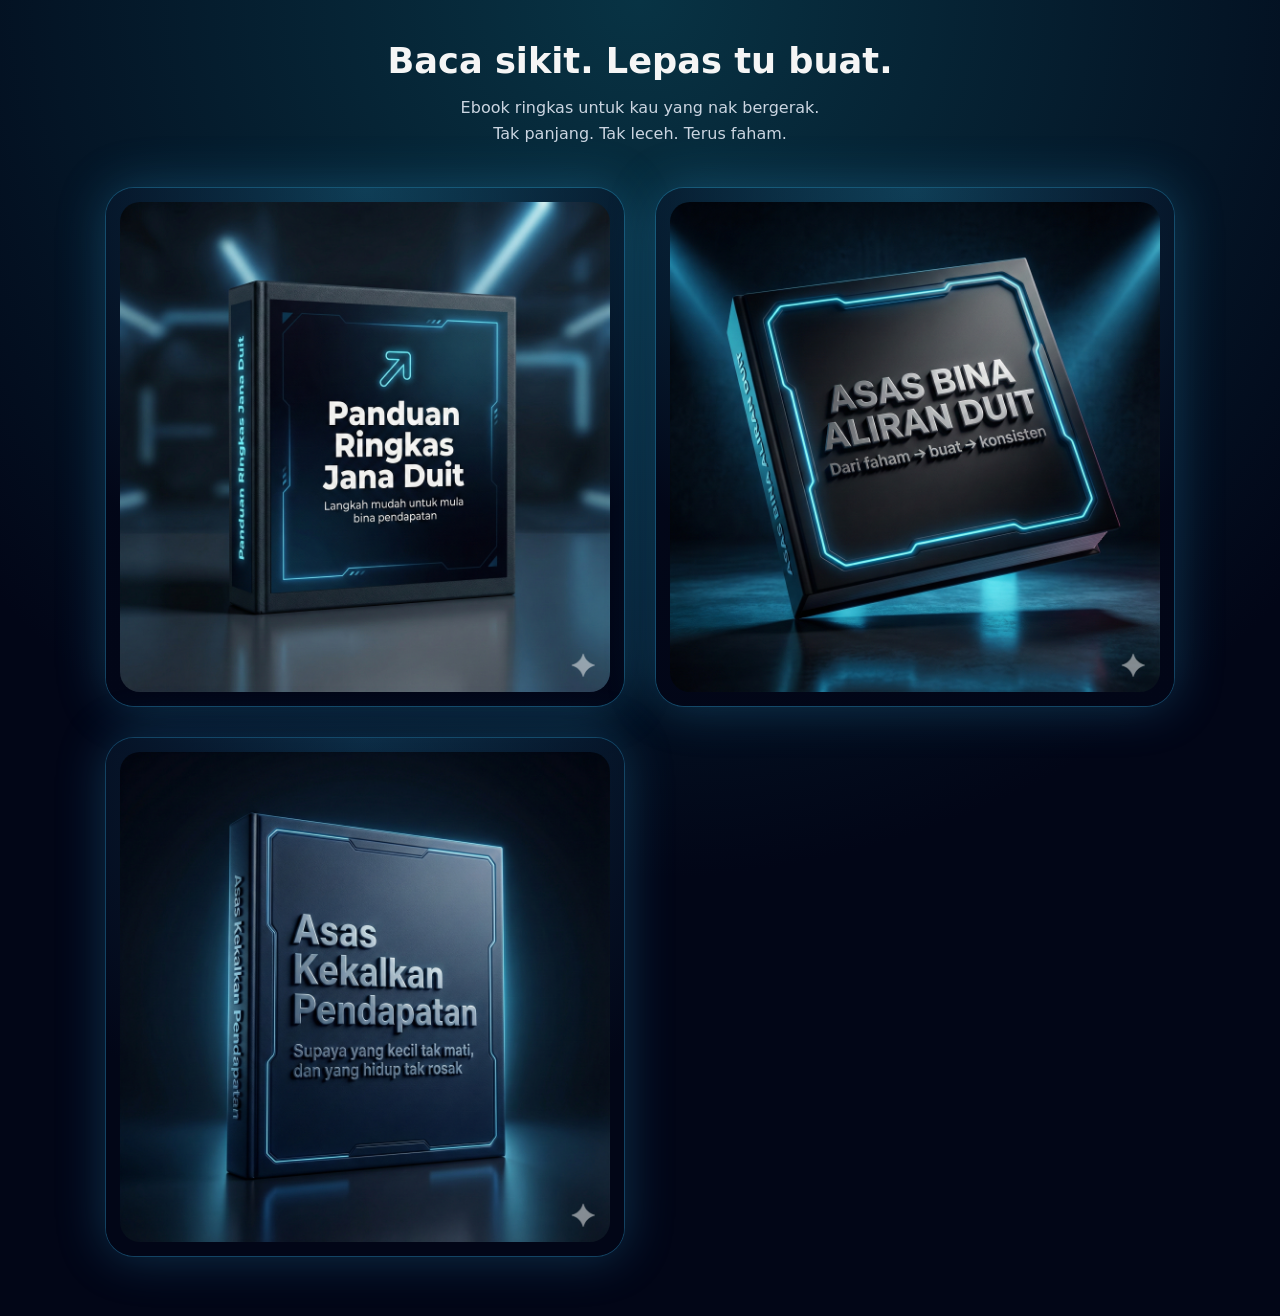
<file: index.html>
<!DOCTYPE html>
<html lang="ms">
<head>
<meta charset="UTF-8">
<meta name="viewport" content="width=device-width, initial-scale=1.0">
<title>Baca sikit. Lepas tu buat.</title>
<link rel="stylesheet" href="style.css">
</head>
<body>

<div class="container">

  <header class="header">
    <h1>Baca sikit. Lepas tu buat.</h1>
    <p>
      Ebook ringkas untuk kau yang nak bergerak.<br>
      Tak panjang. Tak leceh. Terus faham.
    </p>
  </header>

  <!-- AUTO RENDER -->
  <section class="grid" id="ebookGrid"></section>

</div>

<script src="script.js"></script>
</body>
</html>
</file>
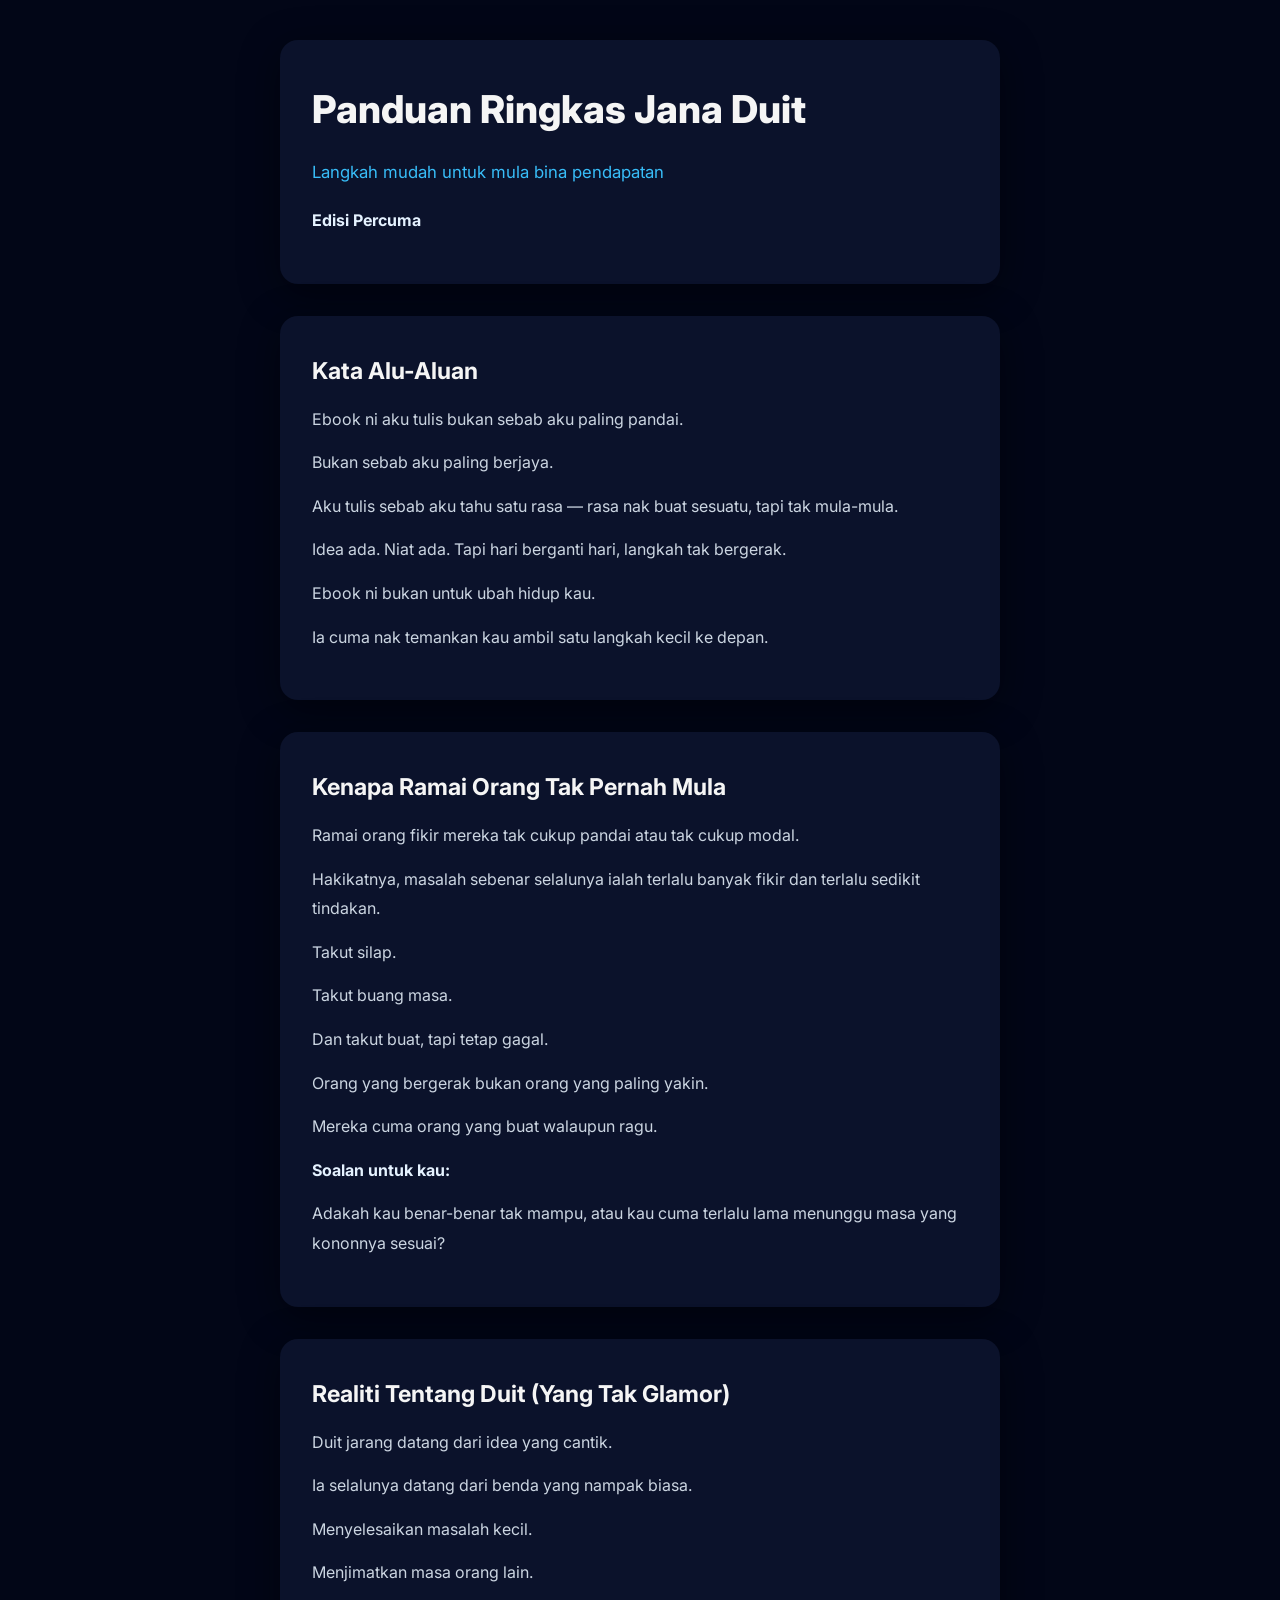
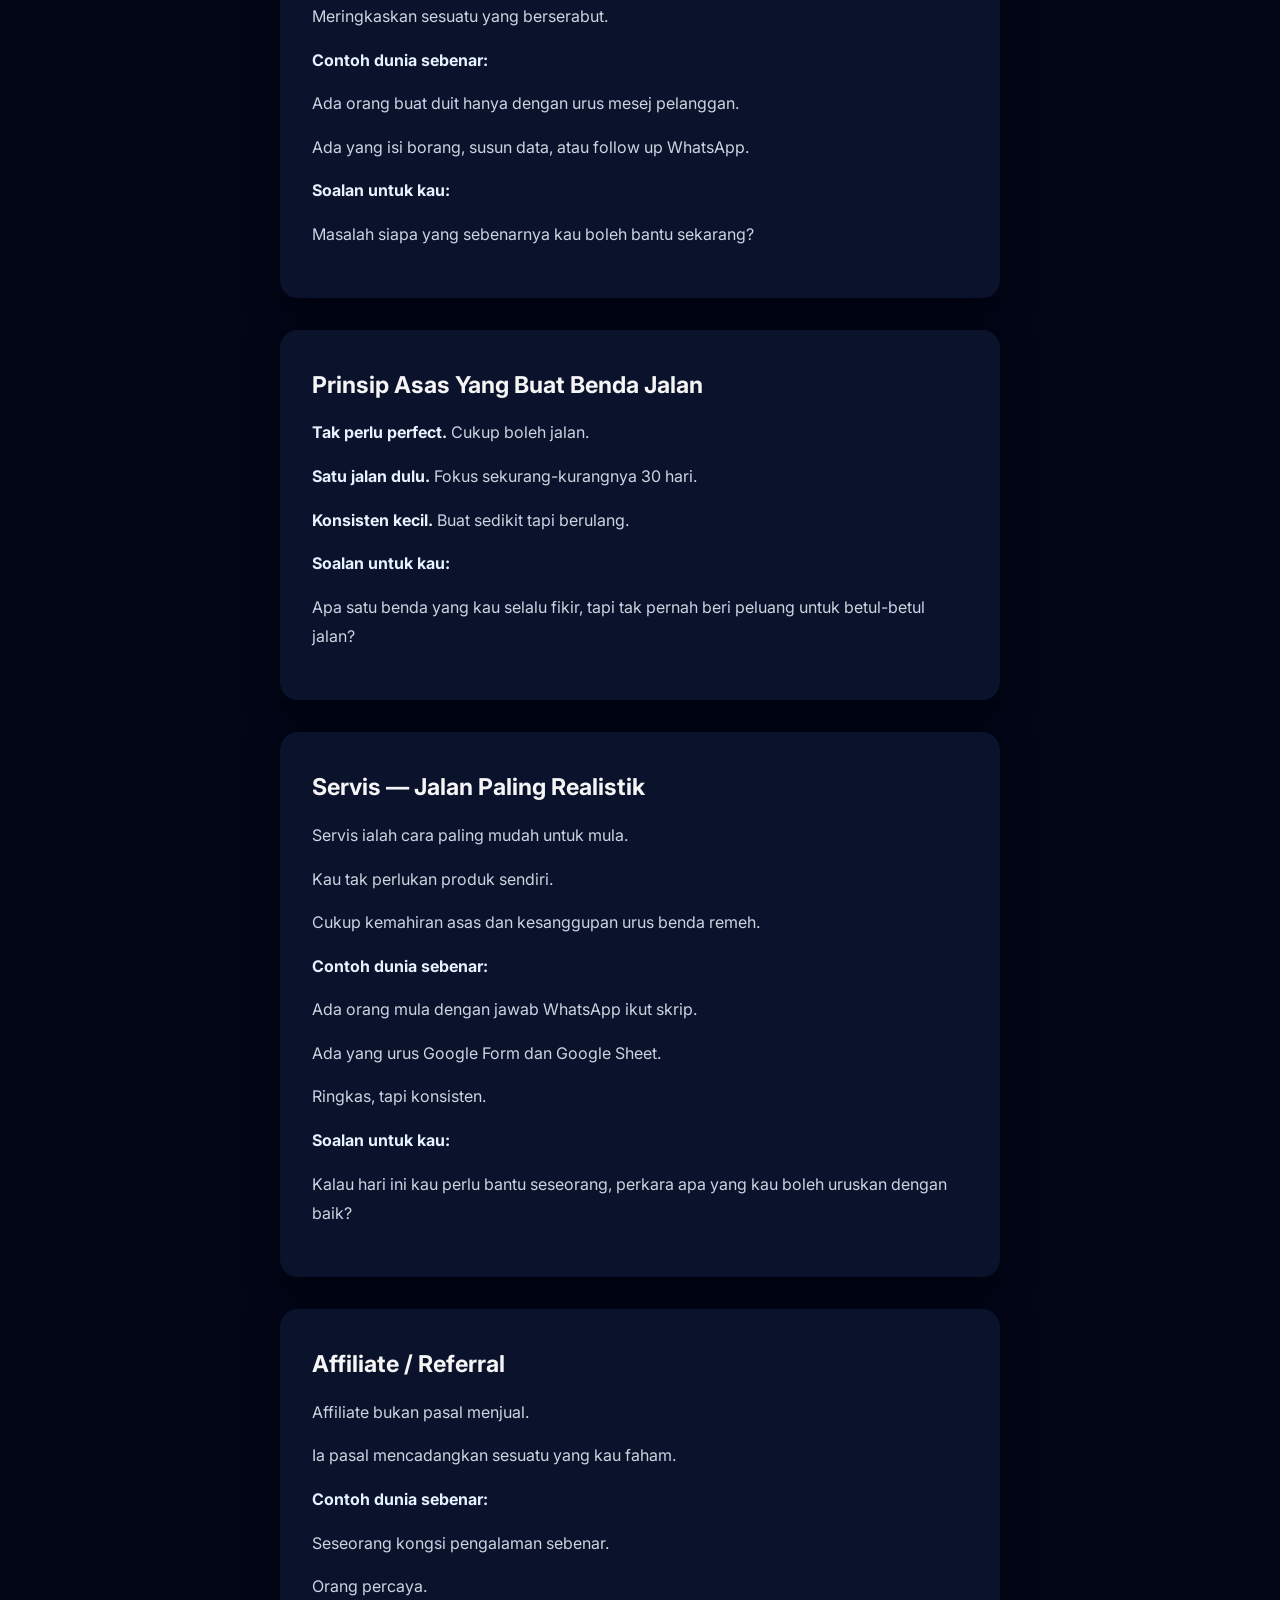
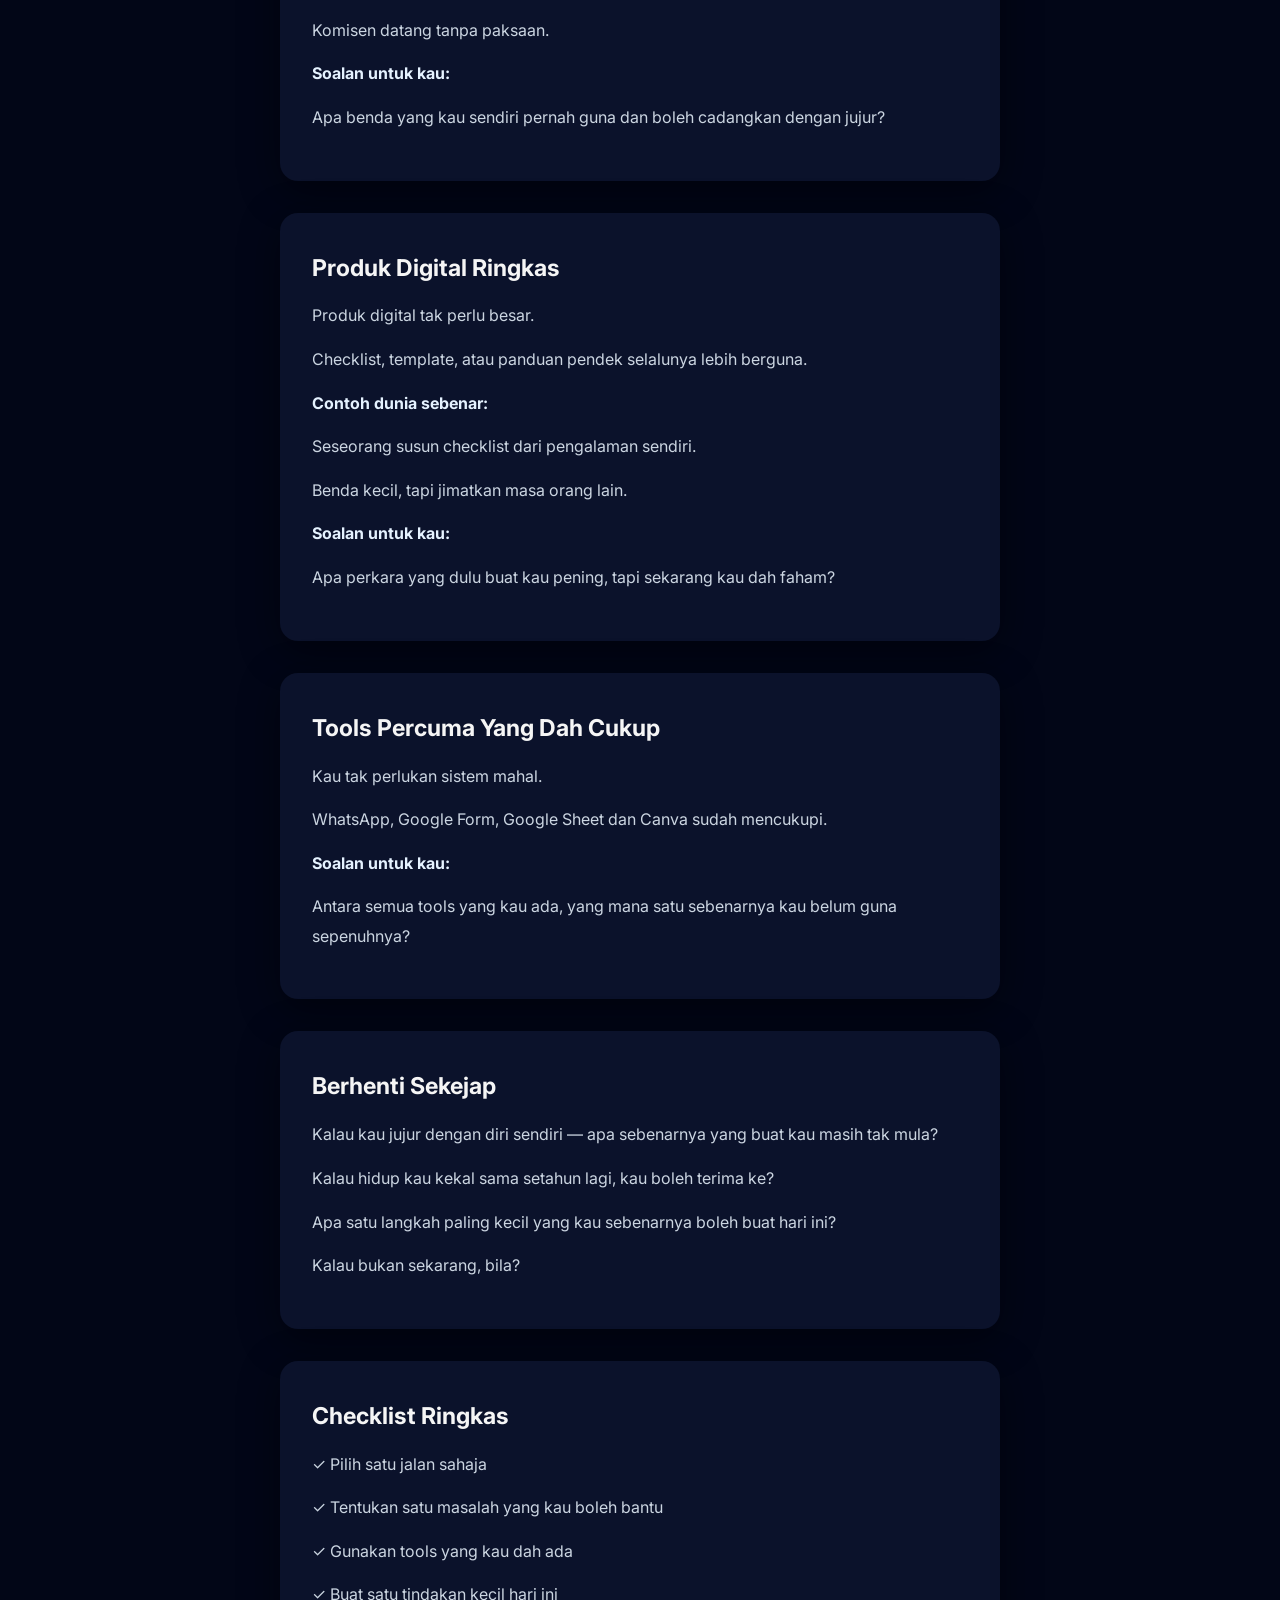
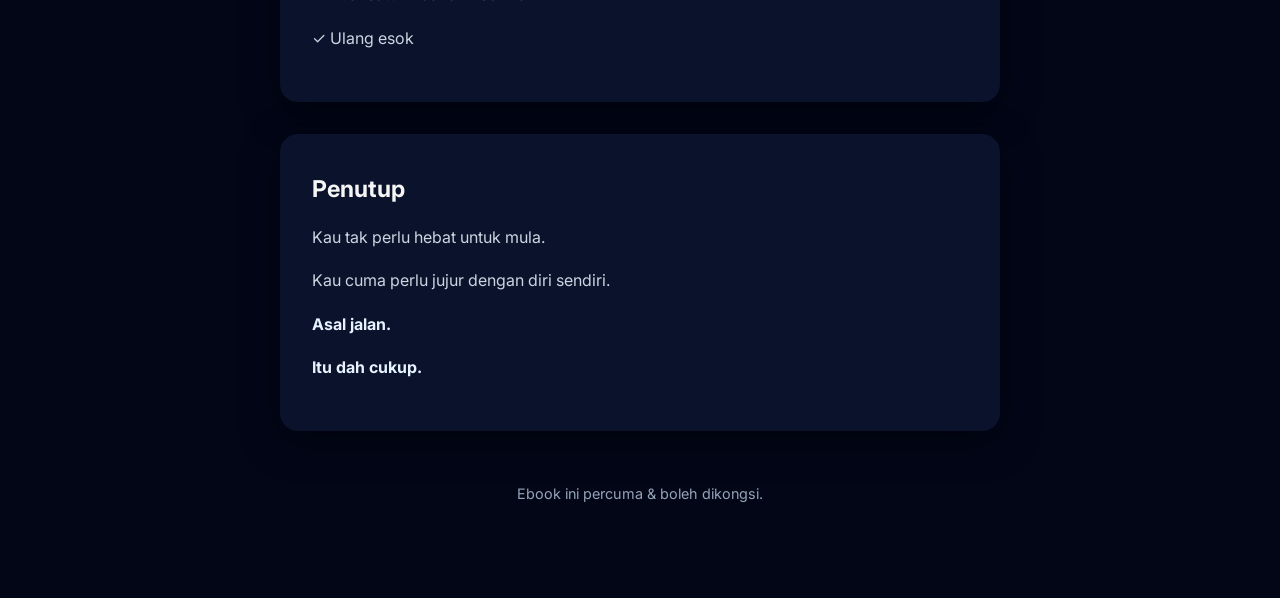
<file: ebooks/ebook-01/index.html>
<!DOCTYPE html>
<html lang="ms">
<head>
<meta charset="UTF-8">
<meta name="viewport" content="width=device-width, initial-scale=1.0">
<title>Panduan Ringkas Jana Duit (Percuma)</title>

<link href="https://fonts.googleapis.com/css2?family=Inter:wght@400;600;800&display=swap" rel="stylesheet">

<style>
:root{
  --bg:#020617;
  --card:#0b122b;
  --text:#f5f5f5;
  --muted:#cbd5e1;
  --accent:#38bdf8;
  --radius:18px;
}

*{box-sizing:border-box;margin:0;padding:0}
body{
  font-family:Inter,Arial,sans-serif;
  background:var(--bg);
  color:var(--text);
  line-height:1.85;
}

.container{
  max-width:760px;
  margin:auto;
  padding:40px 20px 90px;
}

.card{
  background:var(--card);
  border-radius:var(--radius);
  padding:34px 32px;
  margin-bottom:32px;
  box-shadow:0 10px 40px rgba(0,0,0,.45);
}

h1{
  font-size:2.4rem;
  font-weight:800;
  margin-bottom:12px;
}

.subtitle{
  color:var(--accent);
  font-size:1.05rem;
  margin-bottom:18px;
}

h2{
  font-size:1.45rem;
  margin-bottom:12px;
}

p{
  color:var(--muted);
  margin-bottom:14px;
}

strong{color:#e5f2ff}

.footer{
  text-align:center;
  color:#94a3b8;
  font-size:.9rem;
  margin-top:50px;
}
</style>
</head>

<body>
<div class="container">

<!-- COVER -->
<div class="card">
  <h1>Panduan Ringkas Jana Duit</h1>
  <div class="subtitle">Langkah mudah untuk mula bina pendapatan</div>
  <p><strong>Edisi Percuma</strong></p>
</div>

<!-- INTRO -->
<div class="card">
<h2>Kata Alu-Aluan</h2>
<p>Ebook ni aku tulis bukan sebab aku paling pandai.</p>
<p>Bukan sebab aku paling berjaya.</p>
<p>Aku tulis sebab aku tahu satu rasa — rasa nak buat sesuatu, tapi tak mula-mula.</p>
<p>Idea ada. Niat ada. Tapi hari berganti hari, langkah tak bergerak.</p>
<p>Ebook ni bukan untuk ubah hidup kau.</p>
<p>Ia cuma nak temankan kau ambil satu langkah kecil ke depan.</p>
</div>

<!-- BAB 1 -->
<div class="card">
<h2>Kenapa Ramai Orang Tak Pernah Mula</h2>
<p>Ramai orang fikir mereka tak cukup pandai atau tak cukup modal.</p>
<p>Hakikatnya, masalah sebenar selalunya ialah terlalu banyak fikir dan terlalu sedikit tindakan.</p>
<p>Takut silap.</p>
<p>Takut buang masa.</p>
<p>Dan takut buat, tapi tetap gagal.</p>
<p>Orang yang bergerak bukan orang yang paling yakin.</p>
<p>Mereka cuma orang yang buat walaupun ragu.</p>

<p><strong>Soalan untuk kau:</strong></p>
<p>Adakah kau benar-benar tak mampu, atau kau cuma terlalu lama menunggu masa yang kononnya sesuai?</p>
</div>

<!-- BAB 2 -->
<div class="card">
<h2>Realiti Tentang Duit (Yang Tak Glamor)</h2>
<p>Duit jarang datang dari idea yang cantik.</p>
<p>Ia selalunya datang dari benda yang nampak biasa.</p>
<p>Menyelesaikan masalah kecil.</p>
<p>Menjimatkan masa orang lain.</p>
<p>Meringkaskan sesuatu yang berserabut.</p>

<p><strong>Contoh dunia sebenar:</strong></p>
<p>Ada orang buat duit hanya dengan urus mesej pelanggan.</p>
<p>Ada yang isi borang, susun data, atau follow up WhatsApp.</p>

<p><strong>Soalan untuk kau:</strong></p>
<p>Masalah siapa yang sebenarnya kau boleh bantu sekarang?</p>
</div>

<!-- BAB 3 -->
<div class="card">
<h2>Prinsip Asas Yang Buat Benda Jalan</h2>
<p><strong>Tak perlu perfect.</strong> Cukup boleh jalan.</p>
<p><strong>Satu jalan dulu.</strong> Fokus sekurang-kurangnya 30 hari.</p>
<p><strong>Konsisten kecil.</strong> Buat sedikit tapi berulang.</p>

<p><strong>Soalan untuk kau:</strong></p>
<p>Apa satu benda yang kau selalu fikir, tapi tak pernah beri peluang untuk betul-betul jalan?</p>
</div>

<!-- BAB 4 -->
<div class="card">
<h2>Servis — Jalan Paling Realistik</h2>
<p>Servis ialah cara paling mudah untuk mula.</p>
<p>Kau tak perlukan produk sendiri.</p>
<p>Cukup kemahiran asas dan kesanggupan urus benda remeh.</p>

<p><strong>Contoh dunia sebenar:</strong></p>
<p>Ada orang mula dengan jawab WhatsApp ikut skrip.</p>
<p>Ada yang urus Google Form dan Google Sheet.</p>
<p>Ringkas, tapi konsisten.</p>

<p><strong>Soalan untuk kau:</strong></p>
<p>Kalau hari ini kau perlu bantu seseorang, perkara apa yang kau boleh uruskan dengan baik?</p>
</div>

<!-- BAB 5 -->
<div class="card">
<h2>Affiliate / Referral</h2>
<p>Affiliate bukan pasal menjual.</p>
<p>Ia pasal mencadangkan sesuatu yang kau faham.</p>

<p><strong>Contoh dunia sebenar:</strong></p>
<p>Seseorang kongsi pengalaman sebenar.</p>
<p>Orang percaya.</p>
<p>Komisen datang tanpa paksaan.</p>

<p><strong>Soalan untuk kau:</strong></p>
<p>Apa benda yang kau sendiri pernah guna dan boleh cadangkan dengan jujur?</p>
</div>

<!-- BAB 6 -->
<div class="card">
<h2>Produk Digital Ringkas</h2>
<p>Produk digital tak perlu besar.</p>
<p>Checklist, template, atau panduan pendek selalunya lebih berguna.</p>

<p><strong>Contoh dunia sebenar:</strong></p>
<p>Seseorang susun checklist dari pengalaman sendiri.</p>
<p>Benda kecil, tapi jimatkan masa orang lain.</p>

<p><strong>Soalan untuk kau:</strong></p>
<p>Apa perkara yang dulu buat kau pening, tapi sekarang kau dah faham?</p>
</div>

<!-- BAB 7 -->
<div class="card">
<h2>Tools Percuma Yang Dah Cukup</h2>
<p>Kau tak perlukan sistem mahal.</p>
<p>WhatsApp, Google Form, Google Sheet dan Canva sudah mencukupi.</p>

<p><strong>Soalan untuk kau:</strong></p>
<p>Antara semua tools yang kau ada, yang mana satu sebenarnya kau belum guna sepenuhnya?</p>
</div>

<!-- REFLEKSI -->
<div class="card">
<h2>Berhenti Sekejap</h2>
<p>Kalau kau jujur dengan diri sendiri — apa sebenarnya yang buat kau masih tak mula?</p>
<p>Kalau hidup kau kekal sama setahun lagi, kau boleh terima ke?</p>
<p>Apa satu langkah paling kecil yang kau sebenarnya boleh buat hari ini?</p>
<p>Kalau bukan sekarang, bila?</p>
</div>

<!-- CHECKLIST -->
<div class="card">
<h2>Checklist Ringkas</h2>
<p>✓ Pilih satu jalan sahaja</p>
<p>✓ Tentukan satu masalah yang kau boleh bantu</p>
<p>✓ Gunakan tools yang kau dah ada</p>
<p>✓ Buat satu tindakan kecil hari ini</p>
<p>✓ Ulang esok</p>
</div>

<!-- PENUTUP -->
<div class="card">
<h2>Penutup</h2>
<p>Kau tak perlu hebat untuk mula.</p>
<p>Kau cuma perlu jujur dengan diri sendiri.</p>
<p><strong>Asal jalan.</strong></p>
<p><strong>Itu dah cukup.</strong></p>
</div>

<div class="footer">
Ebook ini percuma & boleh dikongsi.
</div>

</div>
</body>
</html>
</file>
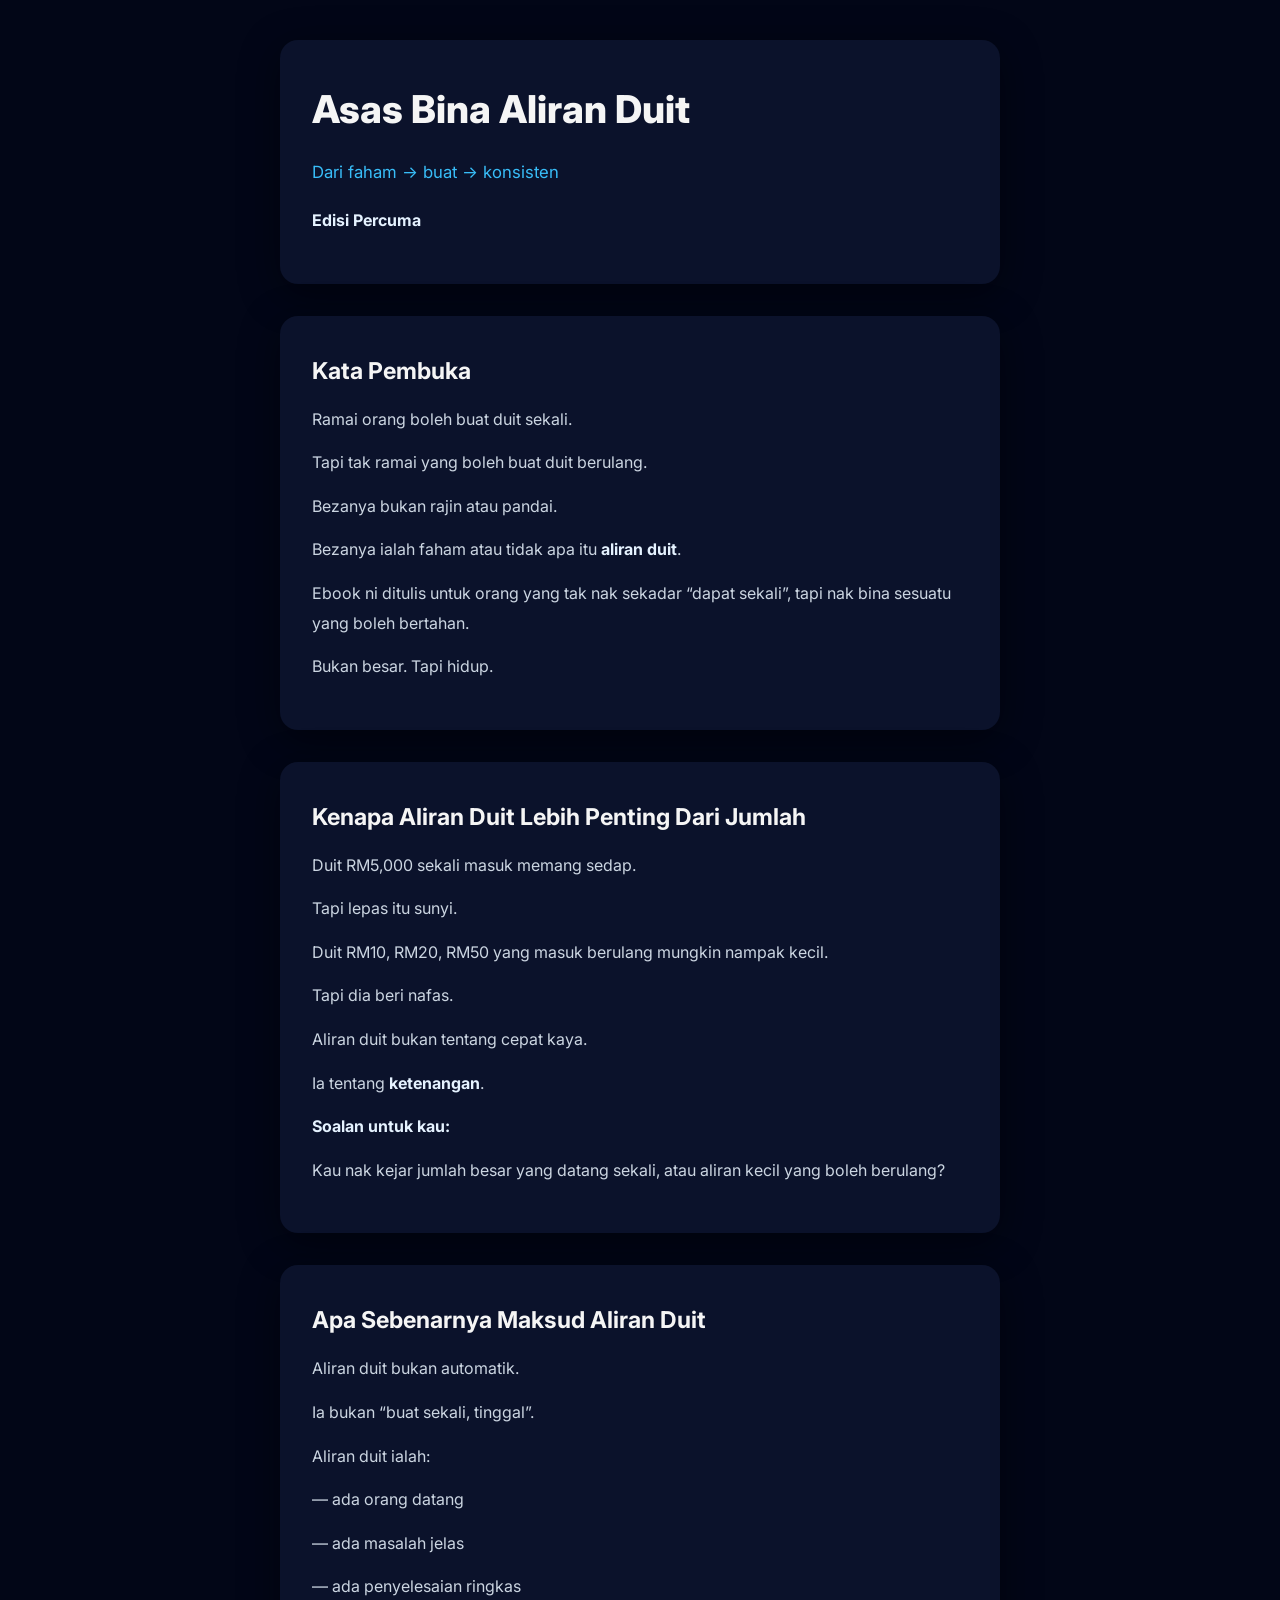
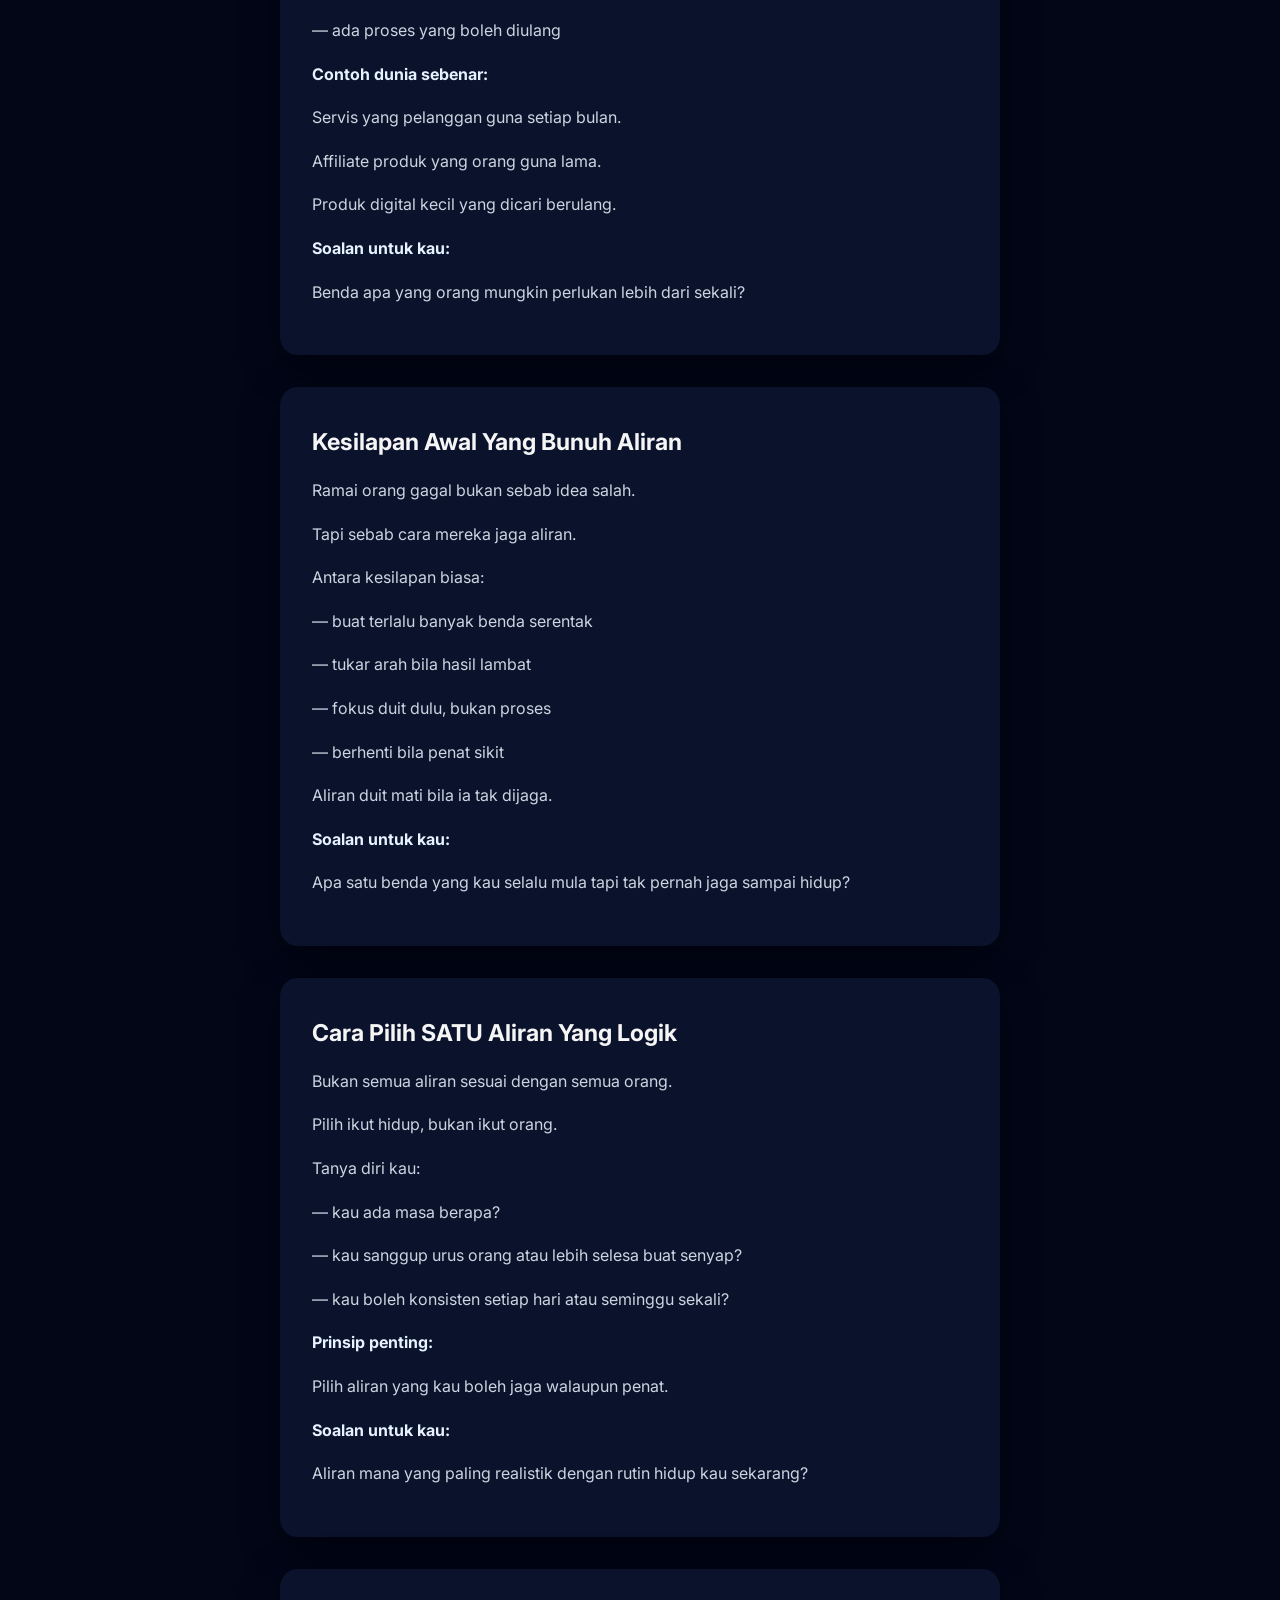
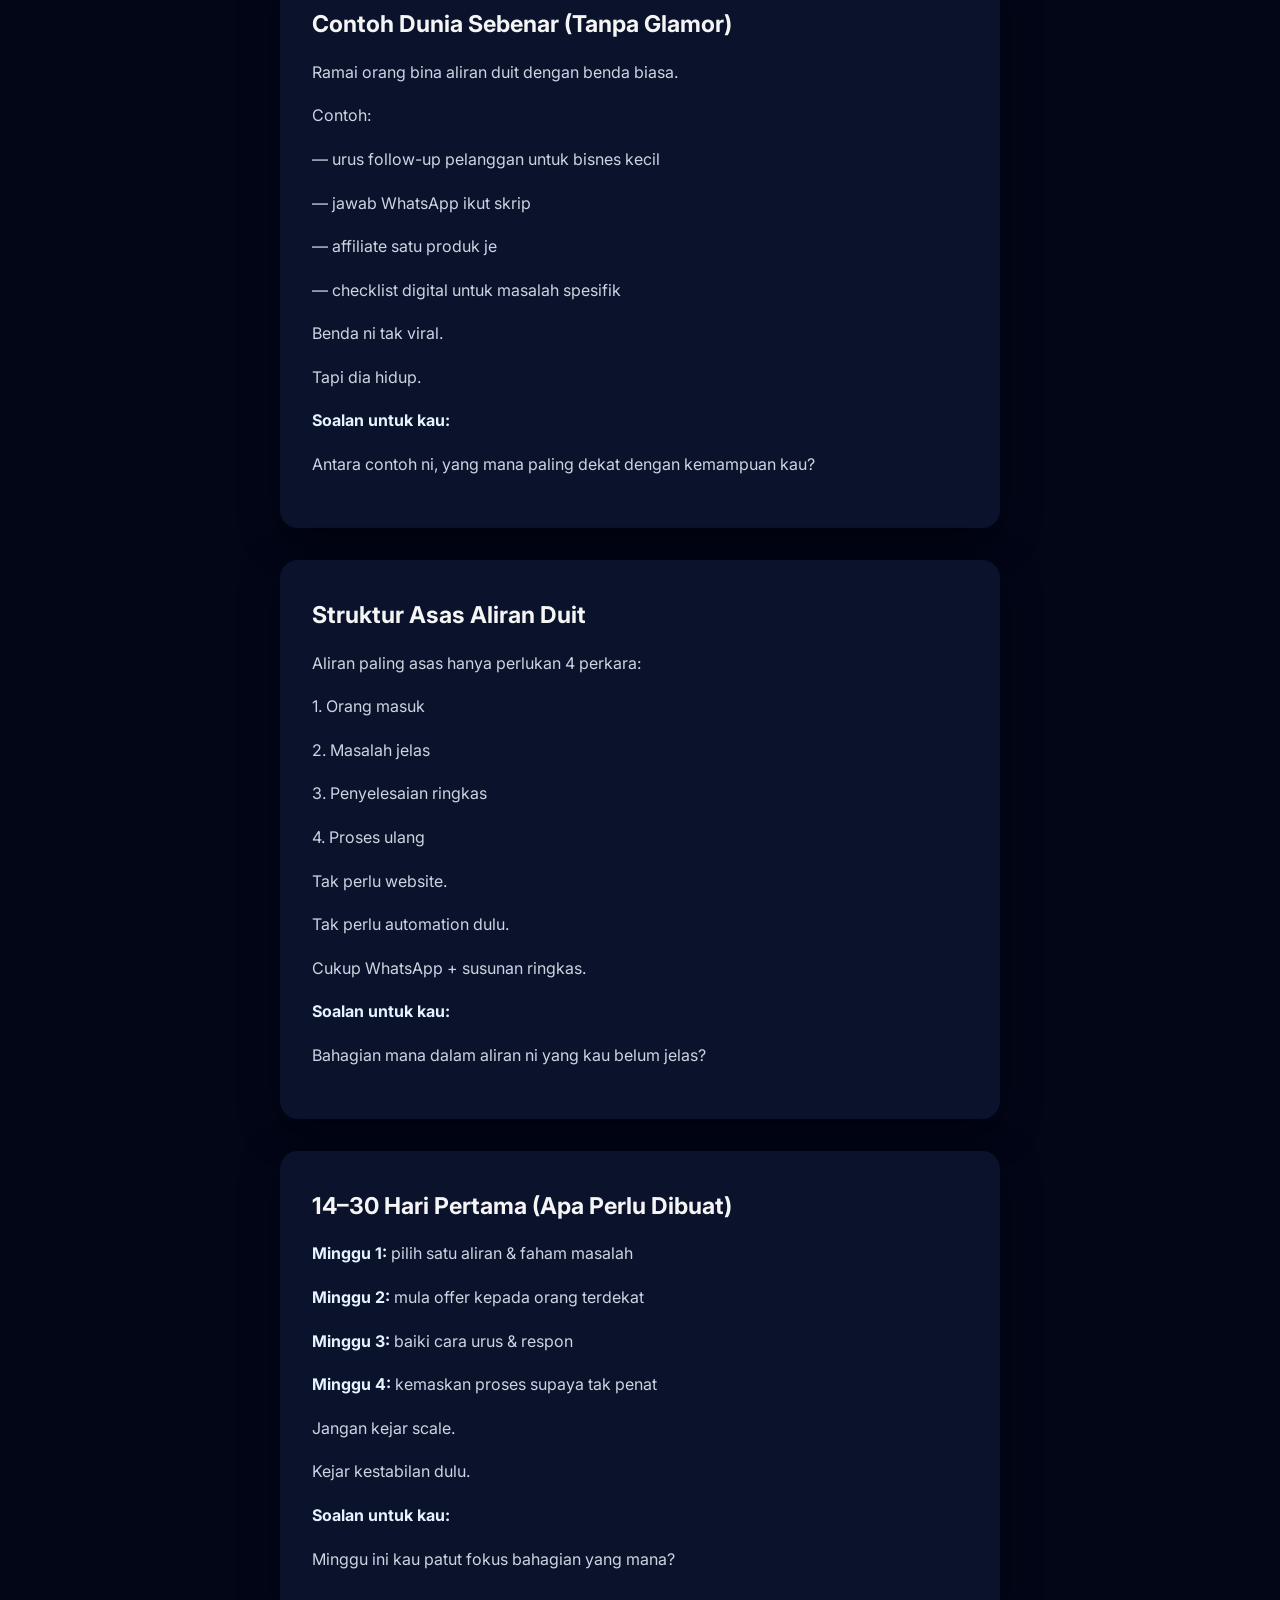
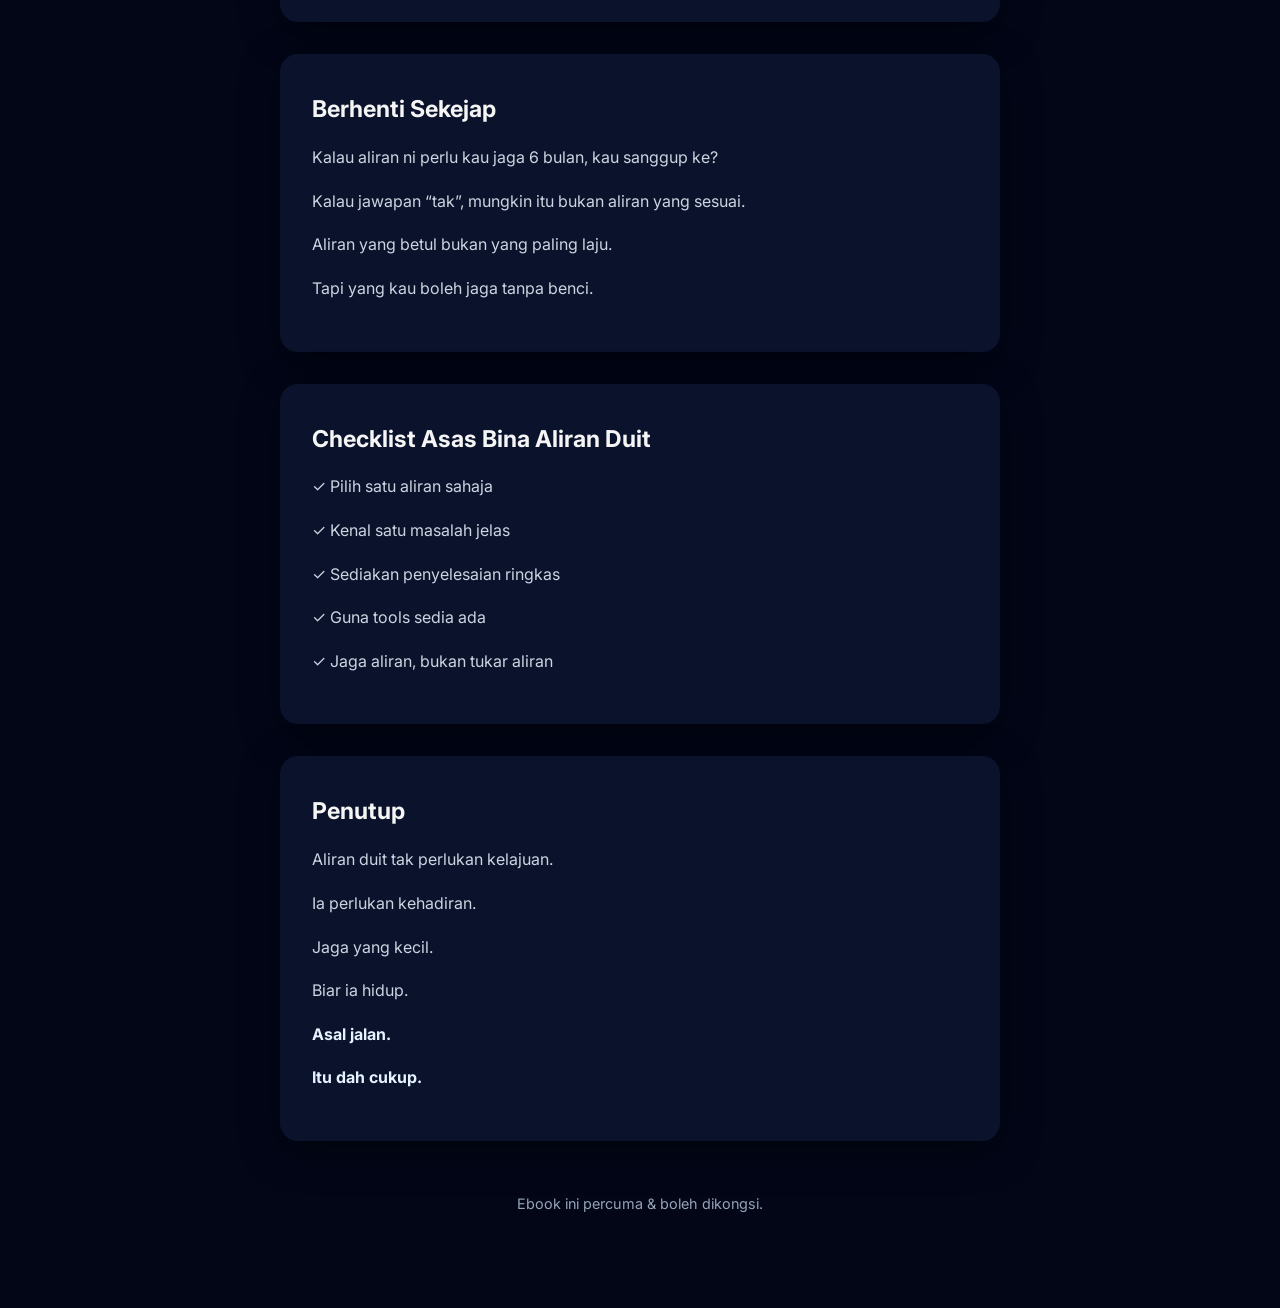
<file: ebooks/ebook-02/index.html>
<!DOCTYPE html>
<html lang="ms">
<head>
<meta charset="UTF-8">
<meta name="viewport" content="width=device-width, initial-scale=1.0">
<title>Asas Bina Aliran Duit (Percuma)</title>

<link href="https://fonts.googleapis.com/css2?family=Inter:wght@400;600;800&display=swap" rel="stylesheet">

<style>
:root{
  --bg:#020617;
  --card:#0b122b;
  --text:#f5f5f5;
  --muted:#cbd5e1;
  --accent:#38bdf8;
  --radius:18px;
}

*{box-sizing:border-box;margin:0;padding:0}
body{
  font-family:Inter,Arial,sans-serif;
  background:var(--bg);
  color:var(--text);
  line-height:1.85;
}

.container{
  max-width:760px;
  margin:auto;
  padding:40px 20px 90px;
}

.card{
  background:var(--card);
  border-radius:var(--radius);
  padding:34px 32px;
  margin-bottom:32px;
  box-shadow:0 10px 40px rgba(0,0,0,.45);
}

h1{
  font-size:2.4rem;
  font-weight:800;
  margin-bottom:12px;
}

.subtitle{
  color:var(--accent);
  font-size:1.05rem;
  margin-bottom:18px;
}

h2{
  font-size:1.45rem;
  margin-bottom:12px;
}

p{
  color:var(--muted);
  margin-bottom:14px;
}

strong{color:#e5f2ff}

.footer{
  text-align:center;
  color:#94a3b8;
  font-size:.9rem;
  margin-top:50px;
}
</style>
</head>

<body>
<div class="container">

<!-- COVER -->
<div class="card">
  <h1>Asas Bina Aliran Duit</h1>
  <div class="subtitle">Dari faham → buat → konsisten</div>
  <p><strong>Edisi Percuma</strong></p>
</div>

<!-- INTRO -->
<div class="card">
<h2>Kata Pembuka</h2>
<p>Ramai orang boleh buat duit sekali.</p>
<p>Tapi tak ramai yang boleh buat duit berulang.</p>
<p>Bezanya bukan rajin atau pandai.</p>
<p>Bezanya ialah faham atau tidak apa itu <strong>aliran duit</strong>.</p>
<p>Ebook ni ditulis untuk orang yang tak nak sekadar “dapat sekali”, tapi nak bina sesuatu yang boleh bertahan.</p>
<p>Bukan besar. Tapi hidup.</p>
</div>

<!-- BAB 1 -->
<div class="card">
<h2>Kenapa Aliran Duit Lebih Penting Dari Jumlah</h2>
<p>Duit RM5,000 sekali masuk memang sedap.</p>
<p>Tapi lepas itu sunyi.</p>
<p>Duit RM10, RM20, RM50 yang masuk berulang mungkin nampak kecil.</p>
<p>Tapi dia beri nafas.</p>
<p>Aliran duit bukan tentang cepat kaya.</p>
<p>Ia tentang <strong>ketenangan</strong>.</p>

<p><strong>Soalan untuk kau:</strong></p>
<p>Kau nak kejar jumlah besar yang datang sekali, atau aliran kecil yang boleh berulang?</p>
</div>

<!-- BAB 2 -->
<div class="card">
<h2>Apa Sebenarnya Maksud Aliran Duit</h2>
<p>Aliran duit bukan automatik.</p>
<p>Ia bukan “buat sekali, tinggal”.</p>
<p>Aliran duit ialah:</p>
<p>— ada orang datang</p>
<p>— ada masalah jelas</p>
<p>— ada penyelesaian ringkas</p>
<p>— ada proses yang boleh diulang</p>

<p><strong>Contoh dunia sebenar:</strong></p>
<p>Servis yang pelanggan guna setiap bulan.</p>
<p>Affiliate produk yang orang guna lama.</p>
<p>Produk digital kecil yang dicari berulang.</p>

<p><strong>Soalan untuk kau:</strong></p>
<p>Benda apa yang orang mungkin perlukan lebih dari sekali?</p>
</div>

<!-- BAB 3 -->
<div class="card">
<h2>Kesilapan Awal Yang Bunuh Aliran</h2>
<p>Ramai orang gagal bukan sebab idea salah.</p>
<p>Tapi sebab cara mereka jaga aliran.</p>

<p>Antara kesilapan biasa:</p>
<p>— buat terlalu banyak benda serentak</p>
<p>— tukar arah bila hasil lambat</p>
<p>— fokus duit dulu, bukan proses</p>
<p>— berhenti bila penat sikit</p>

<p>Aliran duit mati bila ia tak dijaga.</p>

<p><strong>Soalan untuk kau:</strong></p>
<p>Apa satu benda yang kau selalu mula tapi tak pernah jaga sampai hidup?</p>
</div>

<!-- BAB 4 -->
<div class="card">
<h2>Cara Pilih SATU Aliran Yang Logik</h2>
<p>Bukan semua aliran sesuai dengan semua orang.</p>
<p>Pilih ikut hidup, bukan ikut orang.</p>

<p>Tanya diri kau:</p>
<p>— kau ada masa berapa?</p>
<p>— kau sanggup urus orang atau lebih selesa buat senyap?</p>
<p>— kau boleh konsisten setiap hari atau seminggu sekali?</p>

<p><strong>Prinsip penting:</strong></p>
<p>Pilih aliran yang kau boleh jaga walaupun penat.</p>

<p><strong>Soalan untuk kau:</strong></p>
<p>Aliran mana yang paling realistik dengan rutin hidup kau sekarang?</p>
</div>

<!-- BAB 5 -->
<div class="card">
<h2>Contoh Dunia Sebenar (Tanpa Glamor)</h2>
<p>Ramai orang bina aliran duit dengan benda biasa.</p>

<p>Contoh:</p>
<p>— urus follow-up pelanggan untuk bisnes kecil</p>
<p>— jawab WhatsApp ikut skrip</p>
<p>— affiliate satu produk je</p>
<p>— checklist digital untuk masalah spesifik</p>

<p>Benda ni tak viral.</p>
<p>Tapi dia hidup.</p>

<p><strong>Soalan untuk kau:</strong></p>
<p>Antara contoh ni, yang mana paling dekat dengan kemampuan kau?</p>
</div>

<!-- BAB 6 -->
<div class="card">
<h2>Struktur Asas Aliran Duit</h2>
<p>Aliran paling asas hanya perlukan 4 perkara:</p>
<p>1. Orang masuk</p>
<p>2. Masalah jelas</p>
<p>3. Penyelesaian ringkas</p>
<p>4. Proses ulang</p>

<p>Tak perlu website.</p>
<p>Tak perlu automation dulu.</p>
<p>Cukup WhatsApp + susunan ringkas.</p>

<p><strong>Soalan untuk kau:</strong></p>
<p>Bahagian mana dalam aliran ni yang kau belum jelas?</p>
</div>

<!-- BAB 7 -->
<div class="card">
<h2>14–30 Hari Pertama (Apa Perlu Dibuat)</h2>
<p><strong>Minggu 1:</strong> pilih satu aliran & faham masalah</p>
<p><strong>Minggu 2:</strong> mula offer kepada orang terdekat</p>
<p><strong>Minggu 3:</strong> baiki cara urus & respon</p>
<p><strong>Minggu 4:</strong> kemaskan proses supaya tak penat</p>

<p>Jangan kejar scale.</p>
<p>Kejar kestabilan dulu.</p>

<p><strong>Soalan untuk kau:</strong></p>
<p>Minggu ini kau patut fokus bahagian yang mana?</p>
</div>

<!-- REFLEKSI -->
<div class="card">
<h2>Berhenti Sekejap</h2>
<p>Kalau aliran ni perlu kau jaga 6 bulan, kau sanggup ke?</p>
<p>Kalau jawapan “tak”, mungkin itu bukan aliran yang sesuai.</p>
<p>Aliran yang betul bukan yang paling laju.</p>
<p>Tapi yang kau boleh jaga tanpa benci.</p>
</div>

<!-- CHECKLIST -->
<div class="card">
<h2>Checklist Asas Bina Aliran Duit</h2>
<p>✓ Pilih satu aliran sahaja</p>
<p>✓ Kenal satu masalah jelas</p>
<p>✓ Sediakan penyelesaian ringkas</p>
<p>✓ Guna tools sedia ada</p>
<p>✓ Jaga aliran, bukan tukar aliran</p>
</div>

<!-- PENUTUP -->
<div class="card">
<h2>Penutup</h2>
<p>Aliran duit tak perlukan kelajuan.</p>
<p>Ia perlukan kehadiran.</p>
<p>Jaga yang kecil.</p>
<p>Biar ia hidup.</p>
<p><strong>Asal jalan.</strong></p>
<p><strong>Itu dah cukup.</strong></p>
</div>

<div class="footer">
Ebook ini percuma & boleh dikongsi.
</div>

</div>
</body>
</html>
</file>
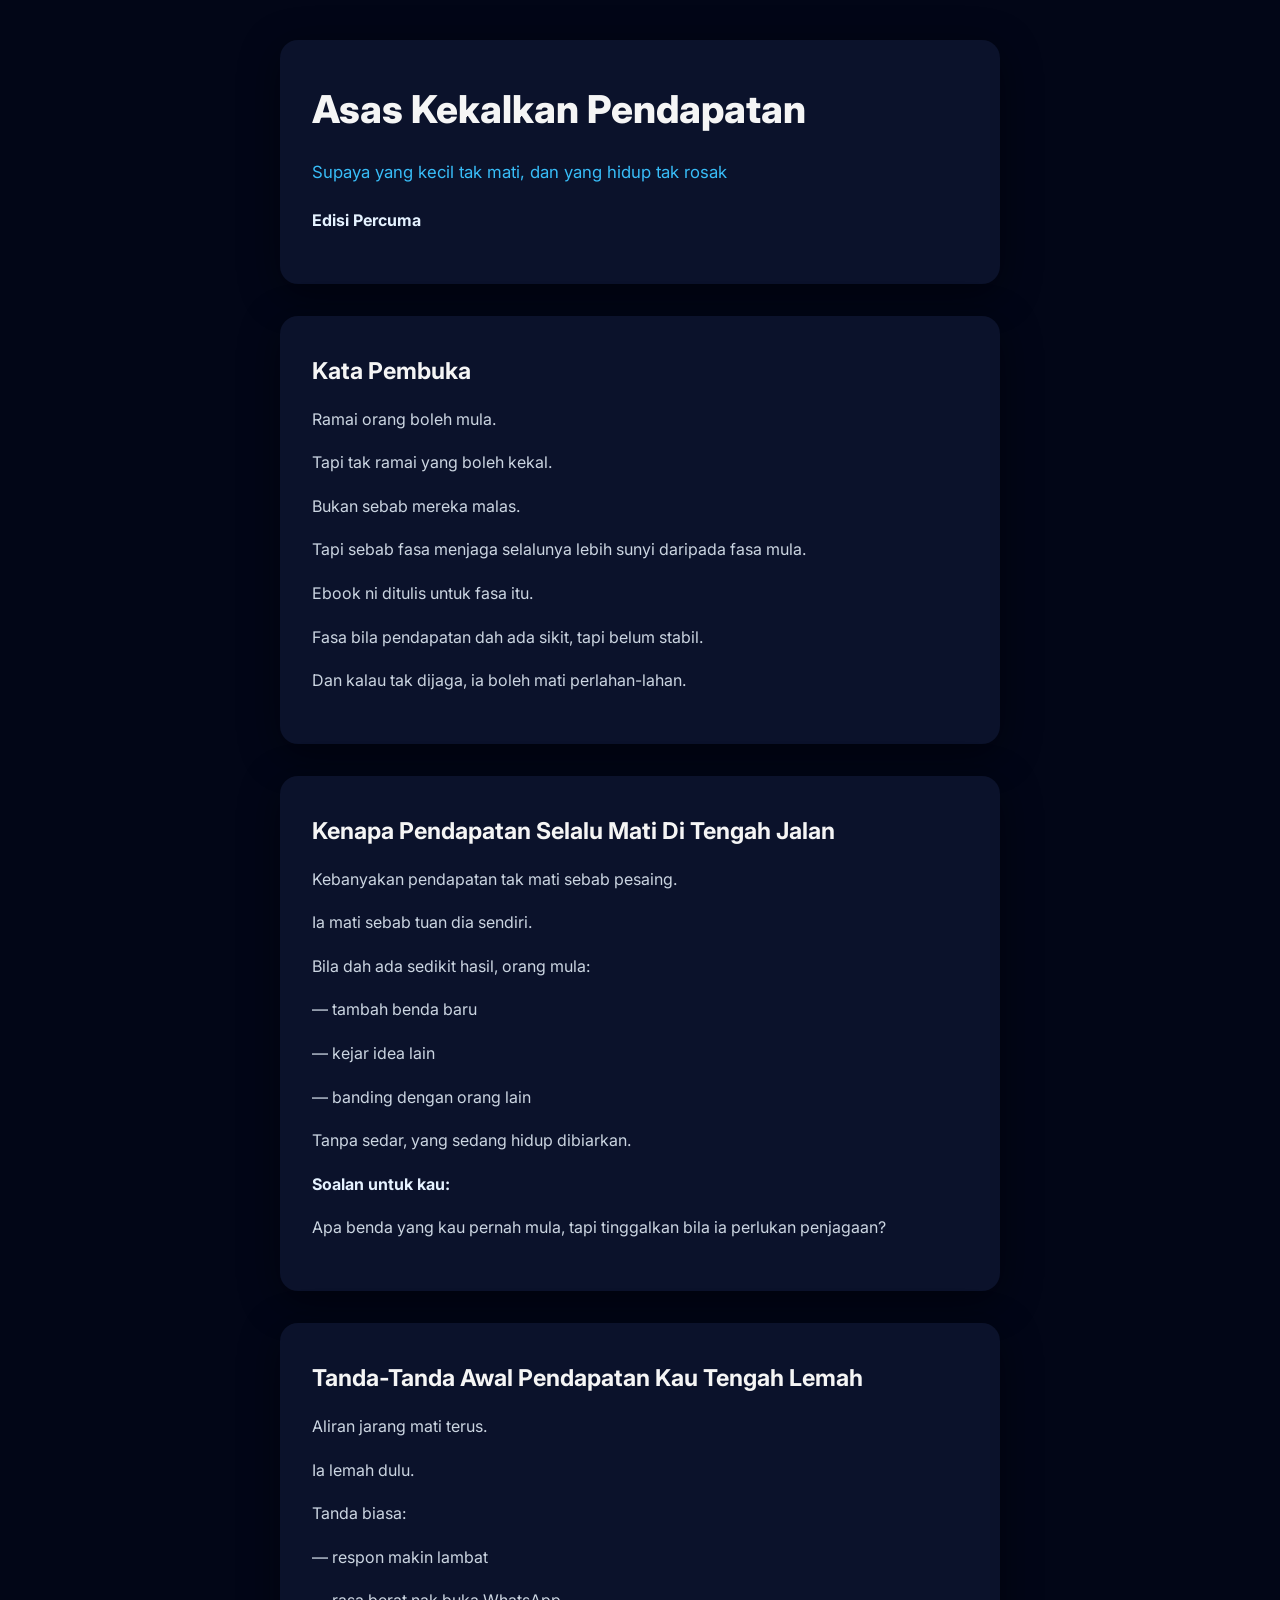
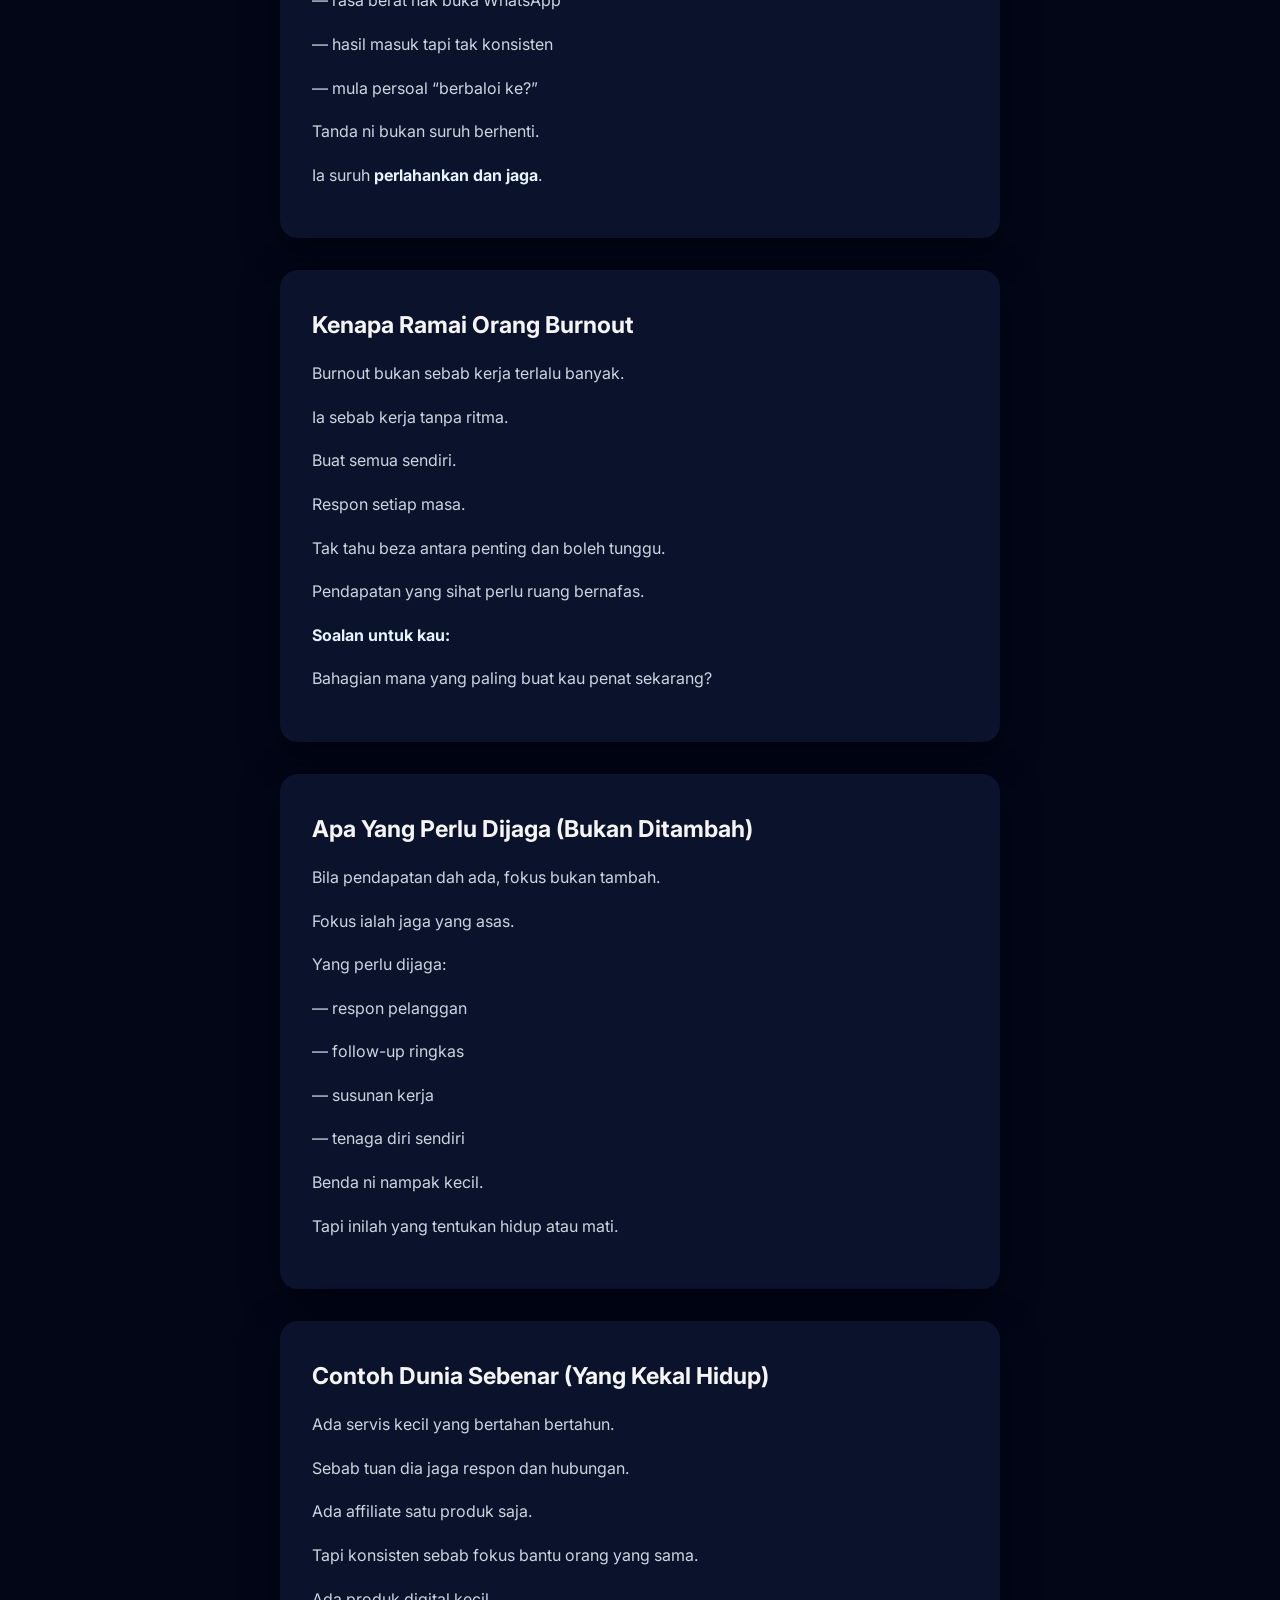
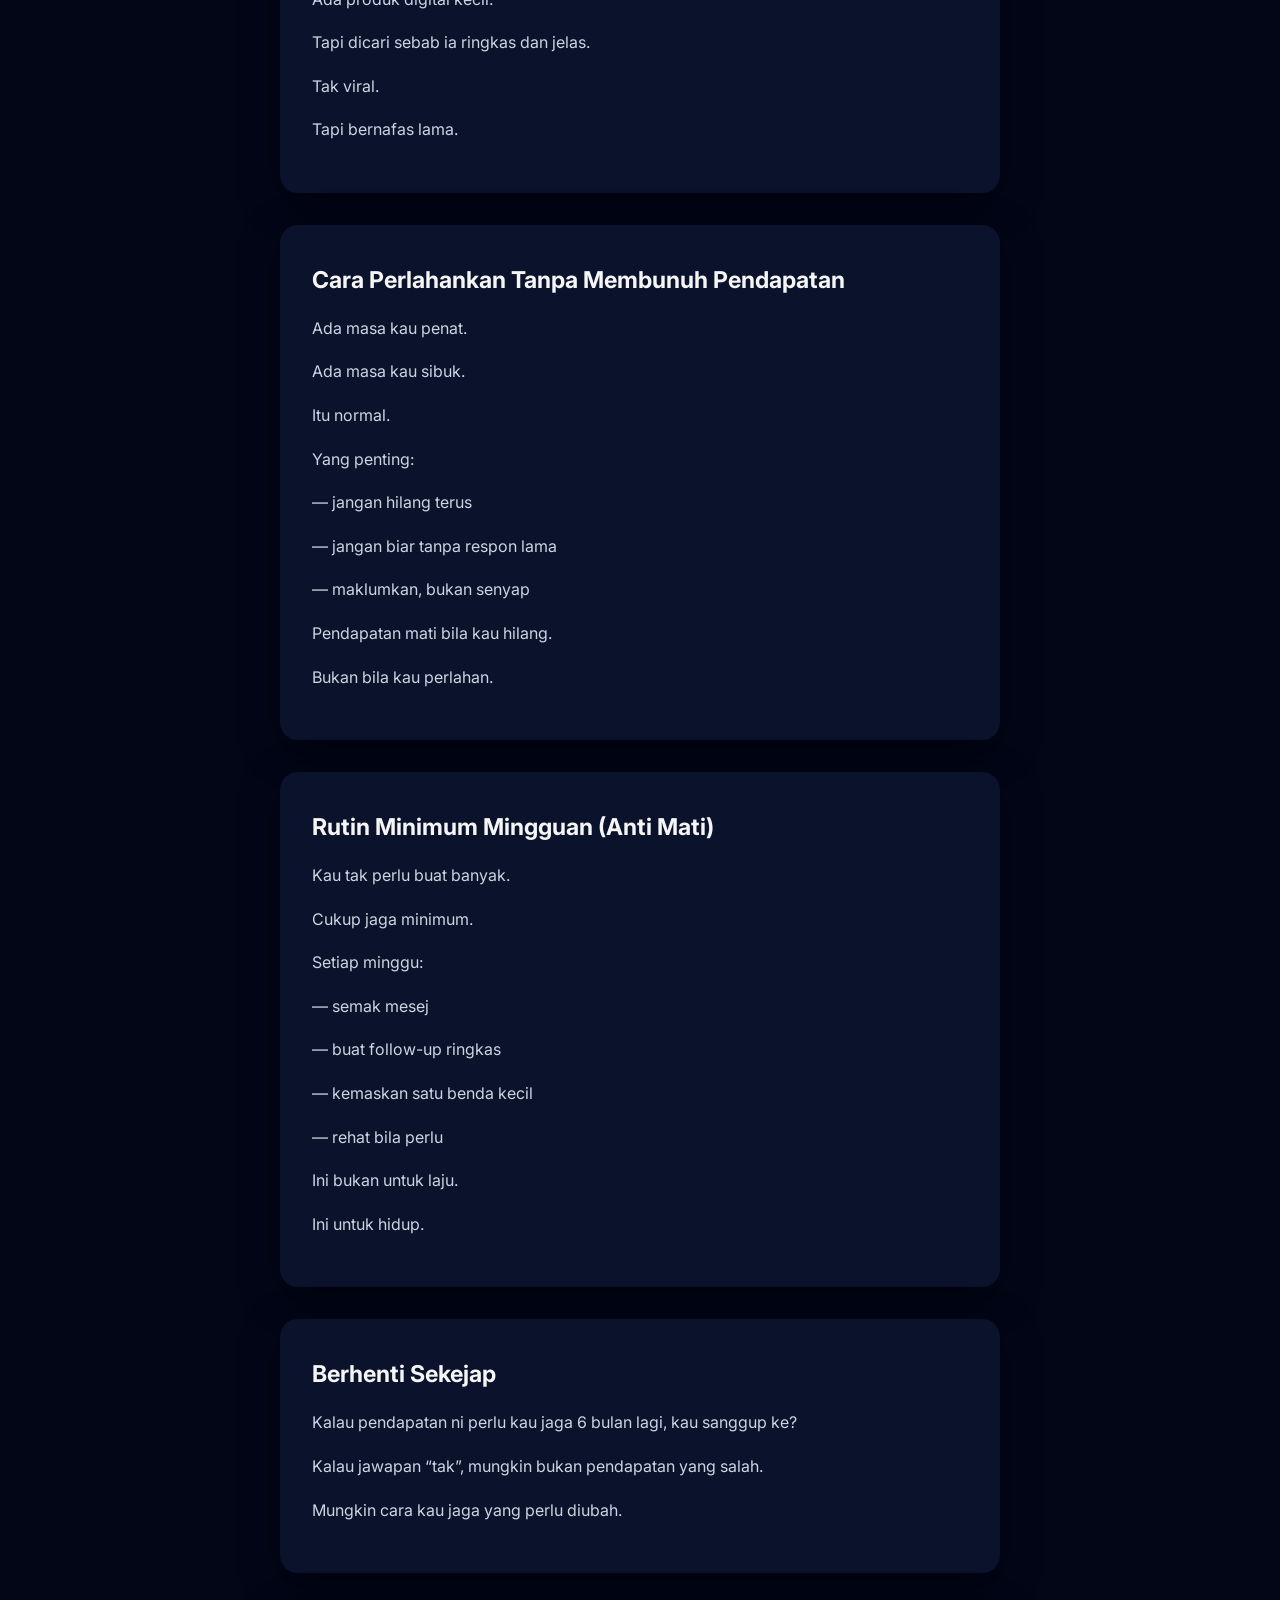
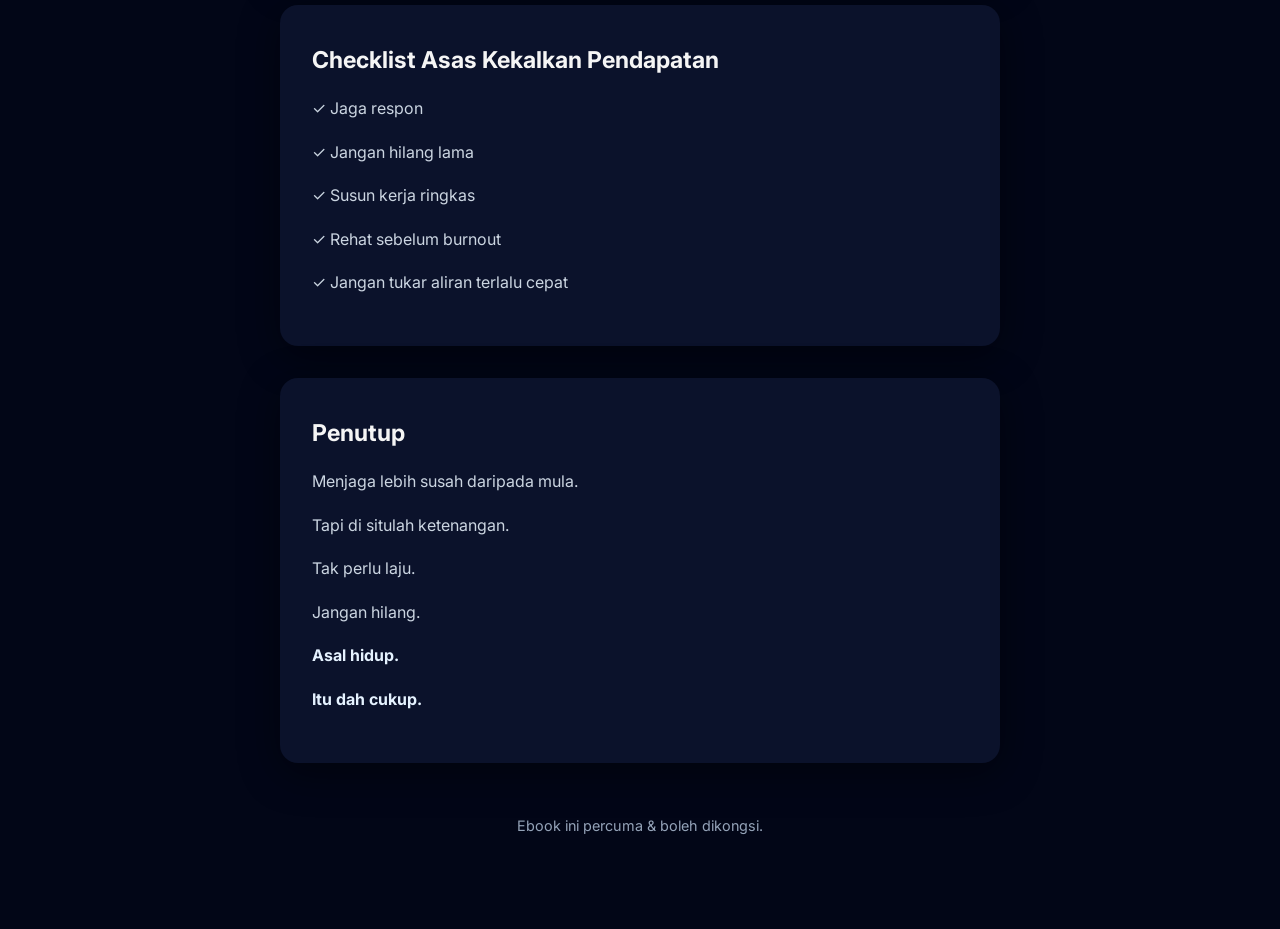
<file: ebooks/ebook-03/index.html>
<!DOCTYPE html>
<html lang="ms">
<head>
<meta charset="UTF-8">
<meta name="viewport" content="width=device-width, initial-scale=1.0">
<title>Asas Kekalkan Pendapatan (Percuma)</title>

<link href="https://fonts.googleapis.com/css2?family=Inter:wght@400;600;800&display=swap" rel="stylesheet">

<style>
:root{
  --bg:#020617;
  --card:#0b122b;
  --text:#f5f5f5;
  --muted:#cbd5e1;
  --accent:#38bdf8;
  --radius:18px;
}

*{box-sizing:border-box;margin:0;padding:0}
body{
  font-family:Inter,Arial,sans-serif;
  background:var(--bg);
  color:var(--text);
  line-height:1.85;
}

.container{
  max-width:760px;
  margin:auto;
  padding:40px 20px 90px;
}

.card{
  background:var(--card);
  border-radius:var(--radius);
  padding:34px 32px;
  margin-bottom:32px;
  box-shadow:0 10px 40px rgba(0,0,0,.45);
}

h1{
  font-size:2.4rem;
  font-weight:800;
  margin-bottom:12px;
}

.subtitle{
  color:var(--accent);
  font-size:1.05rem;
  margin-bottom:18px;
}

h2{
  font-size:1.45rem;
  margin-bottom:12px;
}

p{
  color:var(--muted);
  margin-bottom:14px;
}

strong{color:#e5f2ff}

.footer{
  text-align:center;
  color:#94a3b8;
  font-size:.9rem;
  margin-top:50px;
}
</style>
</head>

<body>
<div class="container">

<!-- COVER -->
<div class="card">
  <h1>Asas Kekalkan Pendapatan</h1>
  <div class="subtitle">Supaya yang kecil tak mati, dan yang hidup tak rosak</div>
  <p><strong>Edisi Percuma</strong></p>
</div>

<!-- INTRO -->
<div class="card">
<h2>Kata Pembuka</h2>
<p>Ramai orang boleh mula.</p>
<p>Tapi tak ramai yang boleh kekal.</p>
<p>Bukan sebab mereka malas.</p>
<p>Tapi sebab fasa menjaga selalunya lebih sunyi daripada fasa mula.</p>
<p>Ebook ni ditulis untuk fasa itu.</p>
<p>Fasa bila pendapatan dah ada sikit, tapi belum stabil.</p>
<p>Dan kalau tak dijaga, ia boleh mati perlahan-lahan.</p>
</div>

<!-- BAB 1 -->
<div class="card">
<h2>Kenapa Pendapatan Selalu Mati Di Tengah Jalan</h2>
<p>Kebanyakan pendapatan tak mati sebab pesaing.</p>
<p>Ia mati sebab tuan dia sendiri.</p>
<p>Bila dah ada sedikit hasil, orang mula:</p>
<p>— tambah benda baru</p>
<p>— kejar idea lain</p>
<p>— banding dengan orang lain</p>
<p>Tanpa sedar, yang sedang hidup dibiarkan.</p>

<p><strong>Soalan untuk kau:</strong></p>
<p>Apa benda yang kau pernah mula, tapi tinggalkan bila ia perlukan penjagaan?</p>
</div>

<!-- BAB 2 -->
<div class="card">
<h2>Tanda-Tanda Awal Pendapatan Kau Tengah Lemah</h2>
<p>Aliran jarang mati terus.</p>
<p>Ia lemah dulu.</p>
<p>Tanda biasa:</p>
<p>— respon makin lambat</p>
<p>— rasa berat nak buka WhatsApp</p>
<p>— hasil masuk tapi tak konsisten</p>
<p>— mula persoal “berbaloi ke?”</p>

<p>Tanda ni bukan suruh berhenti.</p>
<p>Ia suruh <strong>perlahankan dan jaga</strong>.</p>
</div>

<!-- BAB 3 -->
<div class="card">
<h2>Kenapa Ramai Orang Burnout</h2>
<p>Burnout bukan sebab kerja terlalu banyak.</p>
<p>Ia sebab kerja tanpa ritma.</p>
<p>Buat semua sendiri.</p>
<p>Respon setiap masa.</p>
<p>Tak tahu beza antara penting dan boleh tunggu.</p>

<p>Pendapatan yang sihat perlu ruang bernafas.</p>

<p><strong>Soalan untuk kau:</strong></p>
<p>Bahagian mana yang paling buat kau penat sekarang?</p>
</div>

<!-- BAB 4 -->
<div class="card">
<h2>Apa Yang Perlu Dijaga (Bukan Ditambah)</h2>
<p>Bila pendapatan dah ada, fokus bukan tambah.</p>
<p>Fokus ialah jaga yang asas.</p>

<p>Yang perlu dijaga:</p>
<p>— respon pelanggan</p>
<p>— follow-up ringkas</p>
<p>— susunan kerja</p>
<p>— tenaga diri sendiri</p>

<p>Benda ni nampak kecil.</p>
<p>Tapi inilah yang tentukan hidup atau mati.</p>
</div>

<!-- BAB 5 -->
<div class="card">
<h2>Contoh Dunia Sebenar (Yang Kekal Hidup)</h2>
<p>Ada servis kecil yang bertahan bertahun.</p>
<p>Sebab tuan dia jaga respon dan hubungan.</p>

<p>Ada affiliate satu produk saja.</p>
<p>Tapi konsisten sebab fokus bantu orang yang sama.</p>

<p>Ada produk digital kecil.</p>
<p>Tapi dicari sebab ia ringkas dan jelas.</p>

<p>Tak viral.</p>
<p>Tapi bernafas lama.</p>
</div>

<!-- BAB 6 -->
<div class="card">
<h2>Cara Perlahankan Tanpa Membunuh Pendapatan</h2>
<p>Ada masa kau penat.</p>
<p>Ada masa kau sibuk.</p>
<p>Itu normal.</p>

<p>Yang penting:</p>
<p>— jangan hilang terus</p>
<p>— jangan biar tanpa respon lama</p>
<p>— maklumkan, bukan senyap</p>

<p>Pendapatan mati bila kau hilang.</p>
<p>Bukan bila kau perlahan.</p>
</div>

<!-- BAB 7 -->
<div class="card">
<h2>Rutin Minimum Mingguan (Anti Mati)</h2>
<p>Kau tak perlu buat banyak.</p>
<p>Cukup jaga minimum.</p>

<p>Setiap minggu:</p>
<p>— semak mesej</p>
<p>— buat follow-up ringkas</p>
<p>— kemaskan satu benda kecil</p>
<p>— rehat bila perlu</p>

<p>Ini bukan untuk laju.</p>
<p>Ini untuk hidup.</p>
</div>

<!-- REFLEKSI -->
<div class="card">
<h2>Berhenti Sekejap</h2>
<p>Kalau pendapatan ni perlu kau jaga 6 bulan lagi, kau sanggup ke?</p>
<p>Kalau jawapan “tak”, mungkin bukan pendapatan yang salah.</p>
<p>Mungkin cara kau jaga yang perlu diubah.</p>
</div>

<!-- CHECKLIST -->
<div class="card">
<h2>Checklist Asas Kekalkan Pendapatan</h2>
<p>✓ Jaga respon</p>
<p>✓ Jangan hilang lama</p>
<p>✓ Susun kerja ringkas</p>
<p>✓ Rehat sebelum burnout</p>
<p>✓ Jangan tukar aliran terlalu cepat</p>
</div>

<!-- PENUTUP -->
<div class="card">
<h2>Penutup</h2>
<p>Menjaga lebih susah daripada mula.</p>
<p>Tapi di situlah ketenangan.</p>
<p>Tak perlu laju.</p>
<p>Jangan hilang.</p>
<p><strong>Asal hidup.</strong></p>
<p><strong>Itu dah cukup.</strong></p>
</div>

<div class="footer">
Ebook ini percuma & boleh dikongsi.
</div>

</div>
</body>
</html>
</file>
<file: style.css>
* {
  box-sizing: border-box;
  margin: 0;
  padding: 0;
}

body {
  font-family: system-ui, -apple-system, BlinkMacSystemFont;
  background: radial-gradient(circle at top, #083344, #020617 60%);
  color: #f5f5f5;
}

.container {
  max-width: 1100px;
  margin: auto;
  padding: 40px 16px 60px;
}

/* HEADER */
.header {
  text-align: center;
  margin-bottom: 42px;
}

.header h1 {
  font-size: 2.2rem;
  margin-bottom: 14px;
  font-weight: 800;
}

.header p {
  color: #cbd5e1;
  line-height: 1.6;
  font-size: 1rem;
}

/* GRID */
.grid {
  display: grid;
  grid-template-columns: 1fr;
  gap: 28px;
}

/* CARD */
.ebook-card {
  position: relative;
  display: block;
  aspect-ratio: 1 / 1;
  padding: 14px;
  border-radius: 28px;
  overflow: hidden;

  background:
    radial-gradient(circle at top,
      rgba(56,189,248,0.18),
      rgba(2,6,23,0.95) 70%
    );

  box-shadow:
    0 0 0 1px rgba(56,189,248,0.25),
    0 0 50px rgba(56,189,248,0.25);

  transition: transform .25s ease, box-shadow .25s ease;
}

.ebook-card:hover {
  transform: translateY(-6px);
  box-shadow:
    0 0 0 1px rgba(56,189,248,0.45),
    0 0 70px rgba(56,189,248,0.45);
}

/* IMAGE */
.ebook-card img {
  width: 100%;
  height: 100%;
  object-fit: cover;
  border-radius: 20px;
  display: block;
}

/* DESKTOP */
@media (min-width: 640px) {
  .grid {
    grid-template-columns: repeat(2, 1fr);
    gap: 32px;
  }
}
</file>
